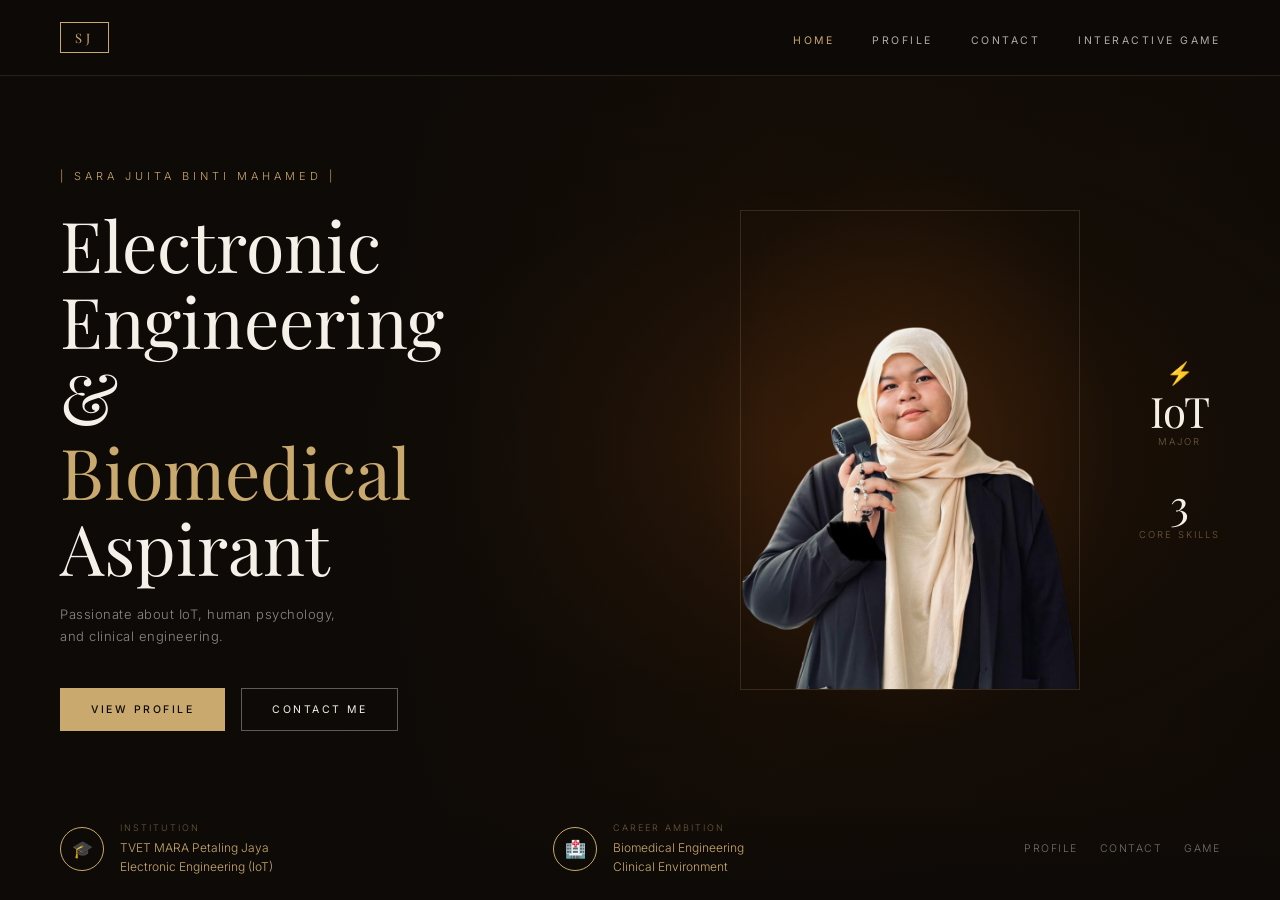
<file: index.html>
<!DOCTYPE html>
<html lang="en">
<head>
  <meta charset="UTF-8"/>
  <meta name="viewport" content="width=device-width, initial-scale=1.0"/>
  <title>Sara Juita | Portfolio</title>
  <link href="https://fonts.googleapis.com/css2?family=Playfair+Display:ital,wght@0,400;0,700;1,400&family=Inter:wght@300;400;500&display=swap" rel="stylesheet"/>
  <link rel="stylesheet" href="style.css"/>
</head>
<body>

  <nav>
    <div class="nav-logo">SJ</div>
    <ul class="nav-links">
      <li><a href="index.html" class="active">Home</a></li>
      <li><a href="profile.html">Profile</a></li>
      <li><a href="contact.html">Contact</a></li>
      <li><a href="game.html">Interactive Game</a></li>
    </ul>
  </nav>

  <!-- HERO -->
  <section class="hero">
    <div class="hero-bg"></div>

    <!-- Centre glow / avatar -->
    <div class="hero-glow">
  <div class="avatar-placeholder">
    <img src="saara.png" alt="Sara Juita"/>
  </div>
</div>
    <!-- Left content -->
    <div class="hero-content">
      <p class="hero-eyebrow">Sara Juita Binti Mahamed</p>
      <h1 class="hero-title">
        Electronic<br>Engineering &amp;<br><em>Biomedical</em><br>Aspirant
      </h1>
      <p class="hero-sub">Passionate about IoT, human psychology,<br>and clinical engineering.</p>
      <div class="hero-btns">
        <a href="profile.html" class="btn-primary">View Profile</a>
        <a href="contact.html" class="btn-outline">Contact Me</a>
      </div>
    </div>

    <!-- Right stats -->
    <div class="hero-stats">
      <div>
        <div class="stat-icon">⚡</div>
        <div class="stat-num">IoT</div>
        <div class="stat-label">Major</div>
      </div>
      <div>
        <div class="stat-num">3</div>
        <div class="stat-label">Core Skills</div>
      </div>
    </div>

    <!-- Bottom bar -->
    <div class="hero-bottom">
      <div class="info-block">
        <div class="info-icon">🎓</div>
        <div class="info-text">
          <p>Institution</p>
          <span>TVET MARA Petaling Jaya</span>
          <span>Electronic Engineering (IoT)</span>
        </div>
      </div>
      <div class="info-block">
        <div class="info-icon">🏥</div>
        <div class="info-text">
          <p>Career Ambition</p>
          <span>Biomedical Engineering</span>
          <span>Clinical Environment</span>
        </div>
      </div>
      <div class="hero-nav-links">
        <a href="profile.html">Profile</a>
        <a href="contact.html">Contact</a>
        <a href="game.html">Game</a>
      </div>
    </div>
  </section>

</body>
</html>
</file>
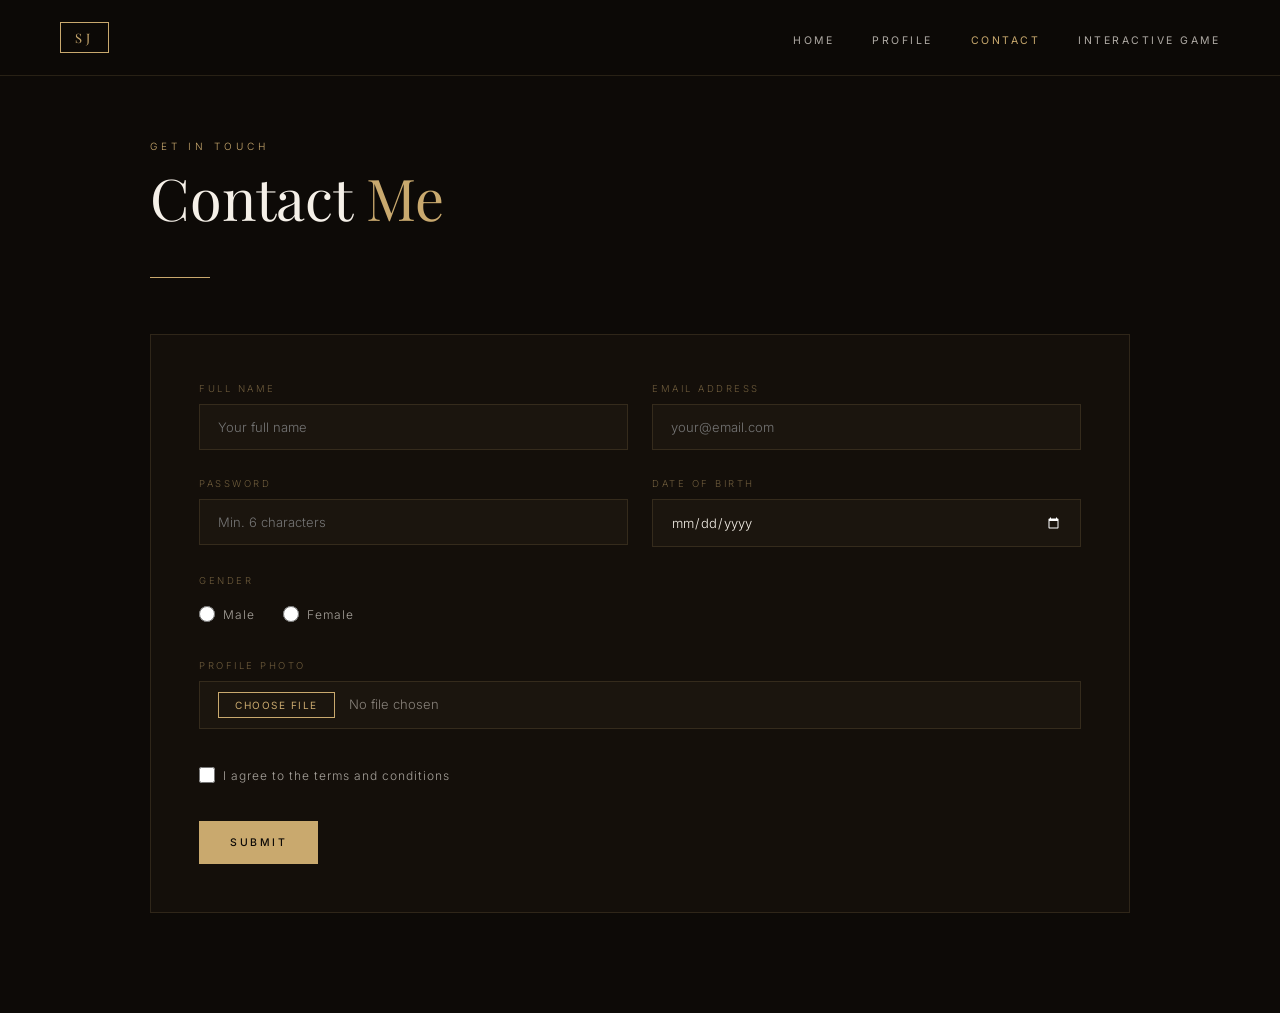
<file: contact.html>
<!DOCTYPE html>
<html lang="en">
<head>
  <meta charset="UTF-8"/>
  <meta name="viewport" content="width=device-width, initial-scale=1.0"/>
  <title>Contact | Sara Juita</title>
  <link href="https://fonts.googleapis.com/css2?family=Playfair+Display:ital,wght@0,400;0,700;1,400&family=Inter:wght@300;400;500&display=swap" rel="stylesheet"/>
  <link rel="stylesheet" href="style.css"/>
  <style>
    .field-error {
      font-size: 10px;
      color: #e07070;
      letter-spacing: 1px;
      margin-top: 6px;
      display: none;
    }
    .form-group input.invalid,
    .form-group input.invalid-file {
      border-color: #e07070 !important;
    }
    .form-group.error-group .field-error { display: block; }
    .gender-error {
      font-size: 10px;
      color: #e07070;
      letter-spacing: 1px;
      margin-top: 4px;
      display: none;
    }
    .password-strength {
      margin-top: 8px;
      display: none;
    }
    .strength-bar {
      height: 3px;
      border-radius: 2px;
      transition: width 0.3s, background 0.3s;
      width: 0%;
    }
    .strength-label {
      font-size: 9px;
      letter-spacing: 1.5px;
      text-transform: uppercase;
      margin-top: 5px;
    }
  </style>
</head>
<body>

  <nav>
    <div class="nav-logo">SJ</div>
    <ul class="nav-links">
      <li><a href="index.html">Home</a></li>
      <li><a href="profile.html">Profile</a></li>
      <li><a href="contact.html" class="active">Contact</a></li>
      <li><a href="game.html">Interactive Game</a></li>
    </ul>
  </nav>

  <main class="page">
    <p class="eyebrow">Get In Touch</p>
    <h1 class="page-title">Contact <em>Me</em></h1>
    <div class="gold-divider"></div>

    <div class="contact-form">

      <div class="form-row">
        <!-- Full Name -->
        <div class="form-group" id="grp-fullname">
          <label for="fullname">Full Name</label>
          <input type="text" id="fullname" placeholder="Your full name" oninput="clearError('grp-fullname','fullname')"/>
          <div class="field-error" id="err-fullname">Full name is required.</div>
        </div>

        <!-- Email -->
        <div class="form-group" id="grp-email">
          <label for="email">Email Address</label>
          <input type="email" id="email" placeholder="your@email.com" oninput="clearError('grp-email','email')"/>
          <div class="field-error" id="err-email">Please enter a valid email address.</div>
        </div>
      </div>

      <div class="form-row">
        <!-- Password -->
        <div class="form-group" id="grp-password">
          <label for="password">Password</label>
          <input type="password" id="password" placeholder="Min. 6 characters" oninput="checkStrength(); clearError('grp-password','password')"/>
          <div class="field-error" id="err-password">Password must be at least 6 characters.</div>
          <div class="password-strength" id="strengthBox">
            <div class="strength-bar" id="strengthBar"></div>
            <div class="strength-label" id="strengthLabel"></div>
          </div>
        </div>

        <!-- Date of Birth -->
        <div class="form-group" id="grp-dob">
          <label for="dob">Date of Birth</label>
          <input type="date" id="dob" onchange="clearError('grp-dob','dob')"/>
          <div class="field-error" id="err-dob">Date of birth is required.</div>
        </div>
      </div>

      <!-- Gender -->
      <div class="form-group" id="grp-gender">
        <label>Gender</label>
        <div class="radio-group">
          <label><input type="radio" name="gender" value="male" onchange="clearGenderError()"/> Male</label>
          <label><input type="radio" name="gender" value="female" onchange="clearGenderError()"/> Female</label>
        </div>
        <div class="gender-error" id="err-gender">Please select your gender.</div>
      </div>

      <!-- Profile Photo -->
      <div class="form-group" id="grp-photo">
        <label for="photo">Profile Photo</label>
        <input type="file" id="photo" accept="image/*" onchange="clearError('grp-photo','photo')"/>
        <div class="field-error" id="err-photo">Please upload a profile photo.</div>
      </div>

      <!-- Terms -->
      <div class="form-group" id="grp-terms">
        <div class="checkbox-group">
          <label>
            <input type="checkbox" id="terms" onchange="clearTermsError()"/>
            I agree to the terms and conditions
          </label>
        </div>
        <div class="field-error" id="err-terms" style="margin-top:8px;">You must agree to the terms and conditions.</div>
      </div>

      <!-- Submit -->
      <button type="button" class="btn-primary" onclick="handleSubmit()">Submit</button>

      <!-- Success message -->
      <div class="success-msg" id="successMsg">
        ✦ &nbsp; Your information has been submitted successfully. Thank you, <span id="submittedName"></span>!
      </div>

    </div>
  </main>

  <script>
    /* ── Helpers ── */
    function showError(grpId, inputId, errId) {
      document.getElementById(grpId).classList.add('error-group');
      const input = document.getElementById(inputId);
      if (input) input.classList.add('invalid');
      document.getElementById(errId).style.display = 'block';
    }

    function clearError(grpId, inputId) {
      document.getElementById(grpId).classList.remove('error-group');
      const input = document.getElementById(inputId);
      if (input) input.classList.remove('invalid');
      const err = document.getElementById('err-' + inputId);
      if (err) err.style.display = 'none';
    }

    function clearGenderError() {
      document.getElementById('err-gender').style.display = 'none';
    }

    function clearTermsError() {
      document.getElementById('err-terms').style.display = 'none';
    }

    /* ── Password strength ── */
    function checkStrength() {
      const val = document.getElementById('password').value;
      const box  = document.getElementById('strengthBox');
      const bar  = document.getElementById('strengthBar');
      const lbl  = document.getElementById('strengthLabel');

      if (!val) { box.style.display = 'none'; return; }
      box.style.display = 'block';

      let score = 0;
      if (val.length >= 6)  score++;
      if (val.length >= 10) score++;
      if (/[A-Z]/.test(val)) score++;
      if (/[0-9]/.test(val)) score++;
      if (/[^A-Za-z0-9]/.test(val)) score++;

      const levels = [
        { label: 'Very Weak', color: '#e07070', width: '20%' },
        { label: 'Weak',      color: '#e09070', width: '40%' },
        { label: 'Fair',      color: '#e0c070', width: '60%' },
        { label: 'Strong',    color: '#90c070', width: '80%' },
        { label: 'Very Strong', color: var_gold(), width: '100%' },
      ];

      const lvl = levels[Math.min(score - 1, 4)] || levels[0];
      bar.style.width      = lvl.width;
      bar.style.background = lvl.color;
      lbl.style.color      = lvl.color;
      lbl.textContent      = lvl.label;
    }

    function var_gold() { return '#c9a96e'; }

    /* ── Main validation ── */
    function handleSubmit() {
      let valid = true;

      // Full name
      const name = document.getElementById('fullname').value.trim();
      if (!name) {
        showError('grp-fullname', 'fullname', 'err-fullname');
        valid = false;
      }

      // Email
      const email = document.getElementById('email').value.trim();
      const emailPattern = /^[^\s@]+@[^\s@]+\.[^\s@]+$/;
      if (!email || !emailPattern.test(email)) {
        showError('grp-email', 'email', 'err-email');
        valid = false;
      }

      // Password
      const password = document.getElementById('password').value;
      if (password.length < 6) {
        showError('grp-password', 'password', 'err-password');
        valid = false;
      }

      // Date of birth
      const dob = document.getElementById('dob').value;
      if (!dob) {
        showError('grp-dob', 'dob', 'err-dob');
        valid = false;
      }

      // Gender
      const gender = document.querySelector('input[name="gender"]:checked');
      if (!gender) {
        document.getElementById('err-gender').style.display = 'block';
        valid = false;
      }

      // Profile photo
      const photo = document.getElementById('photo');
      if (!photo.files || photo.files.length === 0) {
        showError('grp-photo', 'photo', 'err-photo');
        valid = false;
      }

      // Terms
      const terms = document.getElementById('terms').checked;
      if (!terms) {
        document.getElementById('err-terms').style.display = 'block';
        valid = false;
      }

      if (!valid) return;

      // Success
      document.getElementById('submittedName').textContent = name;
      const msg = document.getElementById('successMsg');
      msg.style.display = 'block';
      msg.scrollIntoView({ behavior: 'smooth', block: 'center' });

      // Reset form
      document.getElementById('fullname').value  = '';
      document.getElementById('email').value     = '';
      document.getElementById('password').value  = '';
      document.getElementById('dob').value       = '';
      document.getElementById('terms').checked   = false;
      document.getElementById('photo').value     = '';
      document.querySelectorAll('input[name="gender"]').forEach(r => r.checked = false);
      document.getElementById('strengthBox').style.display = 'none';
    }
  </script>

</body>
</html>
</file>
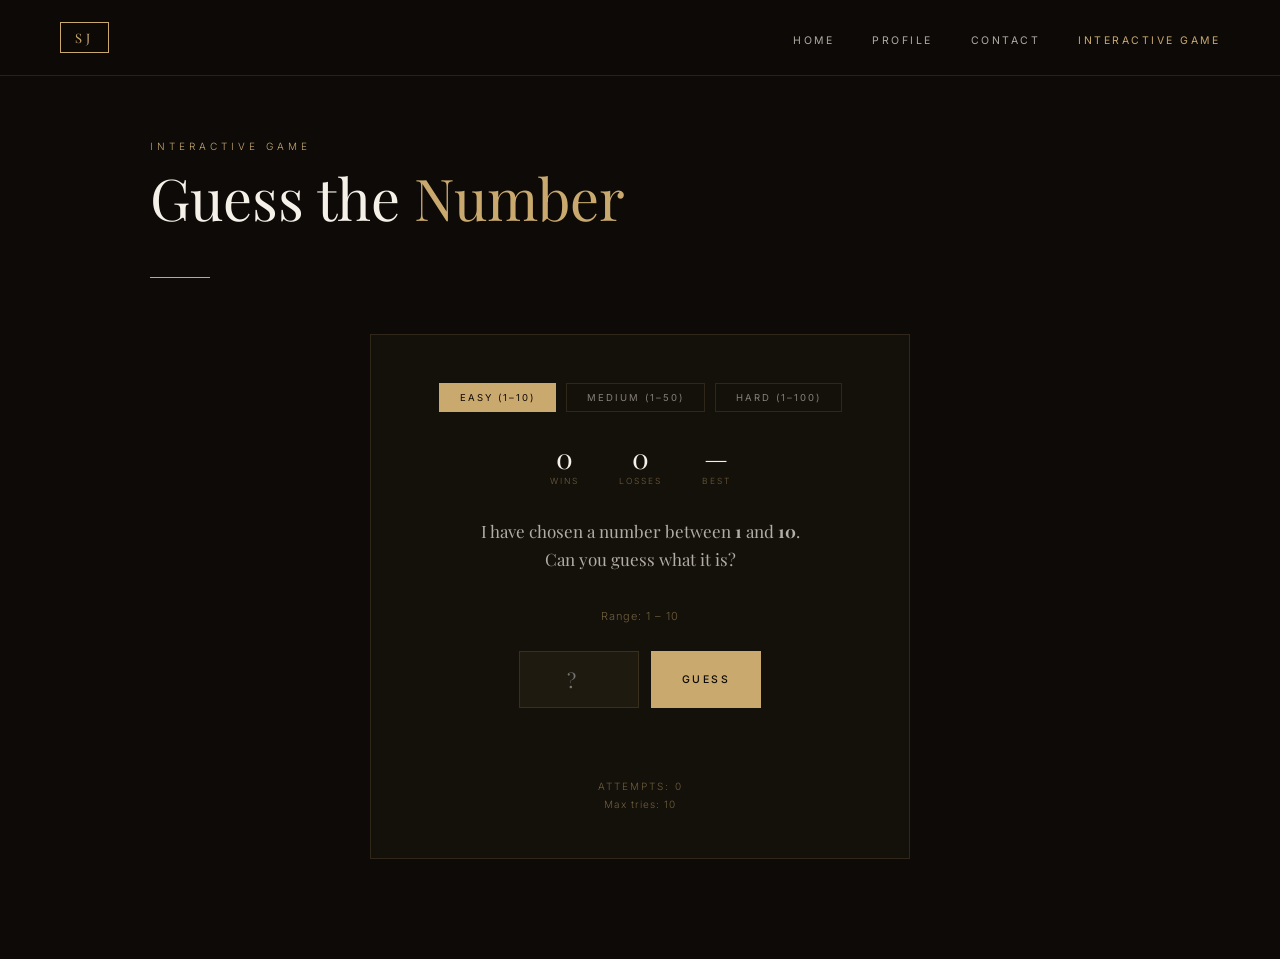
<file: game.html>
<!DOCTYPE html>
<html lang="en">
<head>
  <meta charset="UTF-8"/>
  <meta name="viewport" content="width=device-width, initial-scale=1.0"/>
  <title>Game | Sara Juita</title>
  <link href="https://fonts.googleapis.com/css2?family=Playfair+Display:ital,wght@0,400;0,700;1,400&family=Inter:wght@300;400;500&display=swap" rel="stylesheet"/>
  <link rel="stylesheet" href="style.css"/>
  <style>
    .difficulty-row {
      display: flex;
      gap: 10px;
      justify-content: center;
      margin-bottom: 32px;
      flex-wrap: wrap;
    }

    .diff-btn {
      background: transparent;
      border: 1px solid var(--border);
      color: rgba(245,240,232,0.5);
      padding: 8px 20px;
      font-size: 9.5px;
      letter-spacing: 2px;
      text-transform: uppercase;
      cursor: pointer;
      font-family: 'Inter', sans-serif;
      transition: all 0.3s;
    }

    .diff-btn:hover { border-color: var(--gold); color: var(--gold); }
    .diff-btn.active { border-color: var(--gold); color: var(--dark); background: var(--gold); }

    .score-row {
      display: flex;
      justify-content: center;
      gap: 40px;
      margin-bottom: 32px;
    }

    .score-item {
      text-align: center;
    }

    .score-num {
      font-family: 'Playfair Display', serif;
      font-size: 28px;
      color: var(--white);
      line-height: 1;
    }

    .score-lbl {
      font-size: 8.5px;
      letter-spacing: 2px;
      color: var(--muted);
      text-transform: uppercase;
      margin-top: 4px;
    }

    .range-hint {
      font-size: 11px;
      color: var(--muted);
      letter-spacing: 1px;
      margin-bottom: 28px;
    }

    @keyframes shake {
      0%,100% { transform: translateX(0); }
      20%      { transform: translateX(-6px); }
      40%      { transform: translateX(6px); }
      60%      { transform: translateX(-4px); }
      80%      { transform: translateX(4px); }
    }

    @keyframes pulse-gold {
      0%,100% { box-shadow: 0 0 0 0 rgba(201,169,110,0); }
      50%      { box-shadow: 0 0 0 8px rgba(201,169,110,0.2); }
    }

    .shake   { animation: shake 0.4s ease; }
    .win-pulse { animation: pulse-gold 0.6s ease 2; }

    .max-tries {
      font-size: 10px;
      color: var(--muted);
      letter-spacing: 1px;
      margin-top: 6px;
    }
  </style>
</head>
<body>

  <nav>
    <div class="nav-logo">SJ</div>
    <ul class="nav-links">
      <li><a href="index.html">Home</a></li>
      <li><a href="profile.html">Profile</a></li>
      <li><a href="contact.html">Contact</a></li>
      <li><a href="game.html" class="active">Interactive Game</a></li>
    </ul>
  </nav>

  <main class="page">
    <p class="eyebrow">Interactive Game</p>
    <h1 class="page-title">Guess the <em>Number</em></h1>
    <div class="gold-divider"></div>

    <div class="game-wrapper">
      <div class="game-box" id="gameBox">

        <!-- Difficulty -->
        <div class="difficulty-row">
          <button class="diff-btn active" onclick="setDifficulty('easy',10,10)">Easy (1–10)</button>
          <button class="diff-btn" onclick="setDifficulty('medium',50,7)">Medium (1–50)</button>
          <button class="diff-btn" onclick="setDifficulty('hard',100,5)">Hard (1–100)</button>
        </div>

        <!-- Scoreboard -->
        <div class="score-row">
          <div class="score-item">
            <div class="score-num" id="scoreWins">0</div>
            <div class="score-lbl">Wins</div>
          </div>
          <div class="score-item">
            <div class="score-num" id="scoreLosses">0</div>
            <div class="score-lbl">Losses</div>
          </div>
          <div class="score-item">
            <div class="score-num" id="scoreBest">—</div>
            <div class="score-lbl">Best</div>
          </div>
        </div>

        <!-- Prompt -->
        <p class="game-prompt" id="gamePrompt">
          I have chosen a number between <strong>1</strong> and <strong id="rangeMax">10</strong>.<br/>
          Can you guess what it is?
        </p>

        <p class="range-hint" id="rangeHint">Range: 1 – <span id="hintMax">10</span></p>

        <!-- Input -->
        <div class="game-input-row">
          <input
            type="number"
            id="guessInput"
            min="1"
            max="10"
            placeholder="?"
            onkeydown="if(event.key==='Enter') makeGuess()"
          />
          <button class="btn-primary" onclick="makeGuess()">Guess</button>
        </div>

        <div class="game-feedback" id="feedback"></div>
        <div class="game-attempts" id="attemptsEl">Attempts: 0</div>
        <div class="max-tries" id="maxTriesEl">Max tries: 10</div>

        <!-- History -->
        <div class="game-history" id="historySection" style="display:none;">
          <p>Your guesses</p>
          <div class="guess-list" id="guessList"></div>
        </div>

        <!-- Restart -->
        <div style="margin-top:28px; display:none;" id="restartSection">
          <button class="btn-outline" onclick="restartGame()">Play Again</button>
        </div>

      </div>
    </div>
  </main>

  <script>
    let secretNumber, attempts, guesses, gameOver;
    let maxRange  = 10;
    let maxTries  = 10;
    let wins = 0, losses = 0, best = Infinity;

    function init() {
      secretNumber = Math.floor(Math.random() * maxRange) + 1;
      attempts  = 0;
      guesses   = [];
      gameOver  = false;

      const input = document.getElementById('guessInput');
      input.disabled = false;
      input.value    = '';
      input.max      = maxRange;

      document.getElementById('feedback').textContent   = '';
      document.getElementById('feedback').className     = 'game-feedback';
      document.getElementById('attemptsEl').textContent = 'Attempts: 0';
      document.getElementById('maxTriesEl').textContent = 'Max tries: ' + maxTries;
      document.getElementById('guessList').innerHTML    = '';
      document.getElementById('historySection').style.display = 'none';
      document.getElementById('restartSection').style.display = 'none';
      document.getElementById('gamePrompt').innerHTML   =
        'I have chosen a number between <strong>1</strong> and <strong>' + maxRange + '</strong>.<br/>Can you guess what it is?';
    }

    function setDifficulty(level, range, tries) {
      document.querySelectorAll('.diff-btn').forEach(b => b.classList.remove('active'));
      event.target.classList.add('active');
      maxRange = range;
      maxTries = tries;
      document.getElementById('rangeMax').textContent  = range;
      document.getElementById('hintMax').textContent   = range;
      init();
    }

    function makeGuess() {
      if (gameOver) return;

      const input    = document.getElementById('guessInput');
      const feedback = document.getElementById('feedback');
      const attEl    = document.getElementById('attemptsEl');
      const history  = document.getElementById('historySection');
      const list     = document.getElementById('guessList');
      const restart  = document.getElementById('restartSection');
      const box      = document.getElementById('gameBox');

      const guess = parseInt(input.value);

      if (isNaN(guess) || guess < 1 || guess > maxRange) {
        feedback.textContent = 'Enter a number between 1 and ' + maxRange + '.';
        feedback.className   = 'game-feedback too-high';
        input.classList.add('shake');
        setTimeout(() => input.classList.remove('shake'), 400);
        return;
      }

      attempts++;
      guesses.push(guess);

      history.style.display = 'block';
      list.innerHTML = guesses.map(g =>
        `<span class="guess-chip">${g}</span>`
      ).join('');

      attEl.textContent = 'Attempts: ' + attempts;
      input.value = '';

      if (guess === secretNumber) {
        // WIN
        wins++;
        if (attempts < best) best = attempts;
        updateScore();

        feedback.textContent = '✦  Correct! The number was ' + secretNumber + '. You got it in ' + attempts + (attempts === 1 ? ' try' : ' tries') + '!';
        feedback.className   = 'game-feedback correct';
        document.getElementById('gamePrompt').textContent = 'Well done! 🎉';
        box.classList.add('win-pulse');
        setTimeout(() => box.classList.remove('win-pulse'), 1200);
        restart.style.display = 'block';
        input.disabled = true;
        gameOver = true;

      } else if (attempts >= maxTries) {
        // LOSE
        losses++;
        updateScore();

        feedback.textContent = '✦  Out of tries! The number was ' + secretNumber + '.';
        feedback.className   = 'game-feedback too-high';
        document.getElementById('gamePrompt').textContent = 'Better luck next time!';
        restart.style.display = 'block';
        input.disabled = true;
        gameOver = true;

      } else {
        // HINT
        const remaining = maxTries - attempts;
        if (guess > secretNumber) {
          feedback.textContent = 'Too high — try lower. (' + remaining + ' tries left)';
          feedback.className   = 'game-feedback too-high';
        } else {
          feedback.textContent = 'Too low — try higher. (' + remaining + ' tries left)';
          feedback.className   = 'game-feedback too-low';
        }
      }
    }

    function updateScore() {
      document.getElementById('scoreWins').textContent   = wins;
      document.getElementById('scoreLosses').textContent = losses;
      document.getElementById('scoreBest').textContent   = best === Infinity ? '—' : best;
    }

    function restartGame() { init(); }

    // Start on load
    init();
  </script>

</body>
</html>
</file>
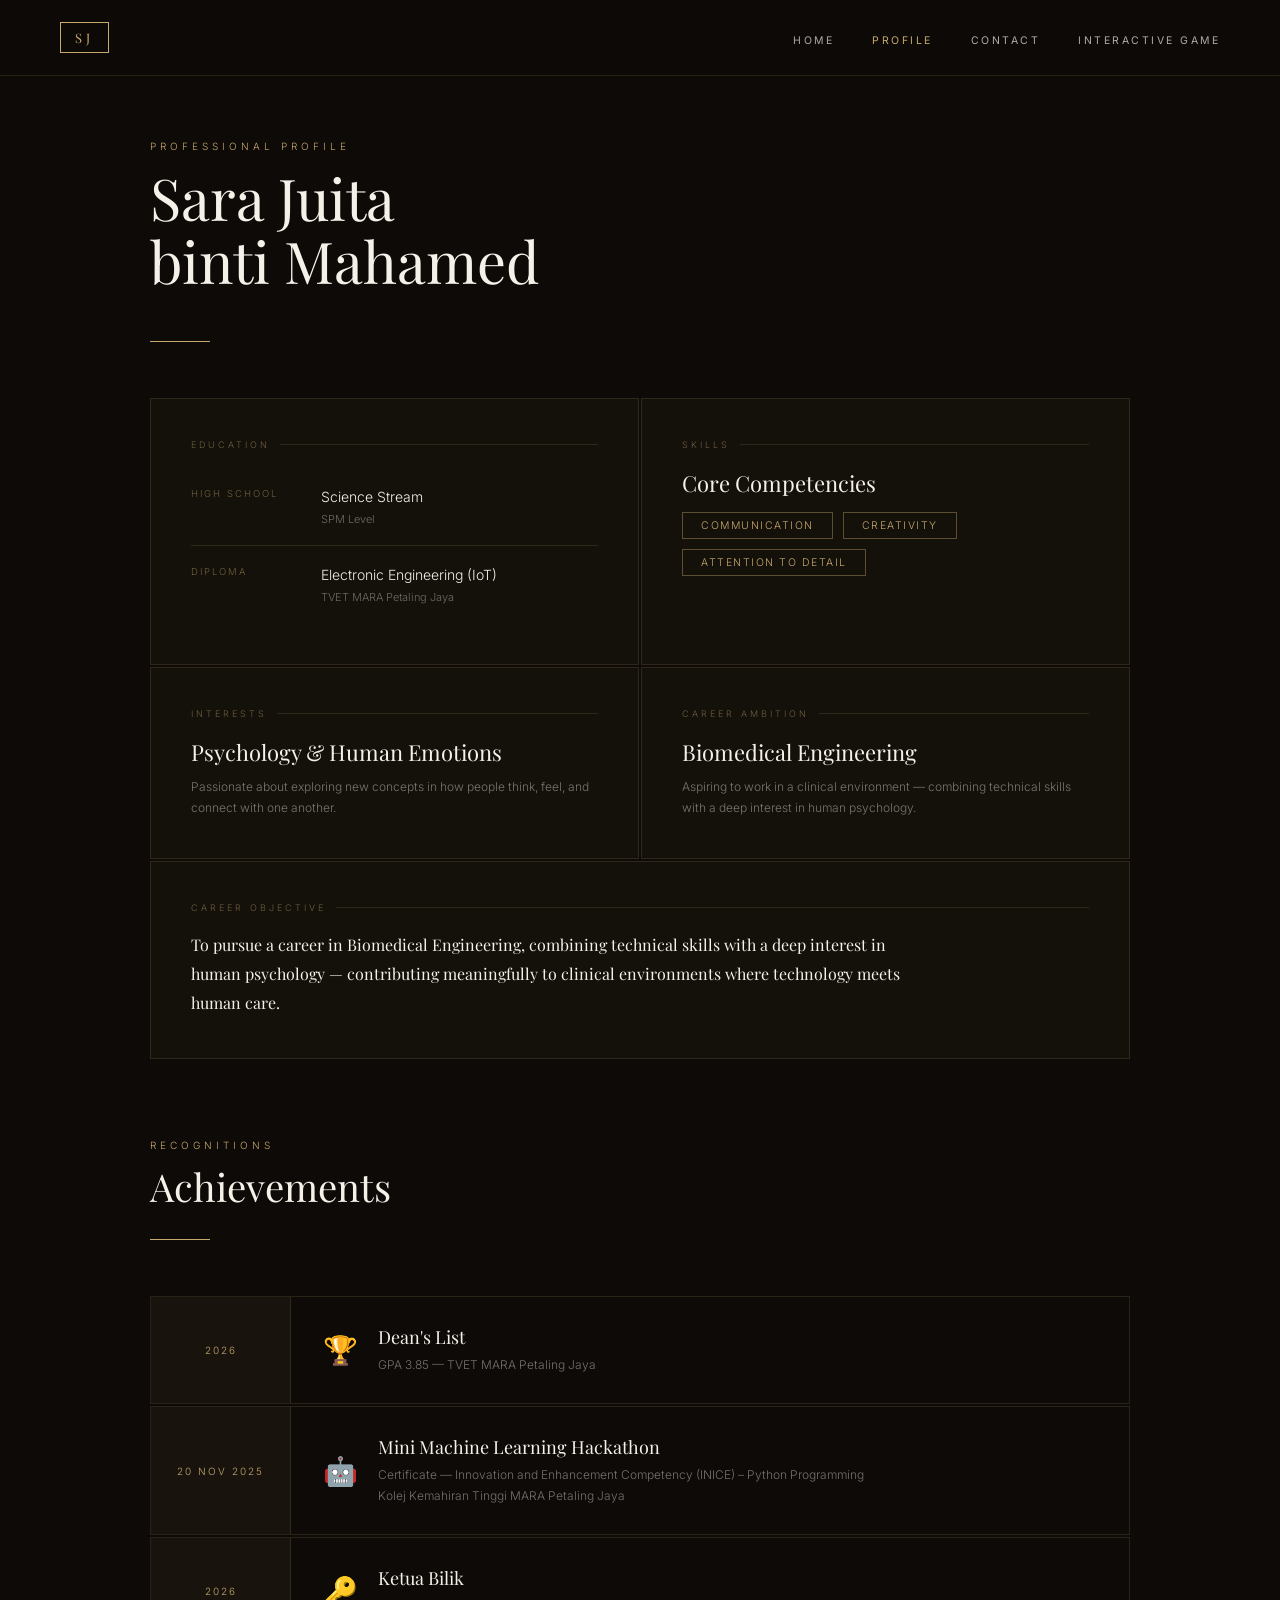
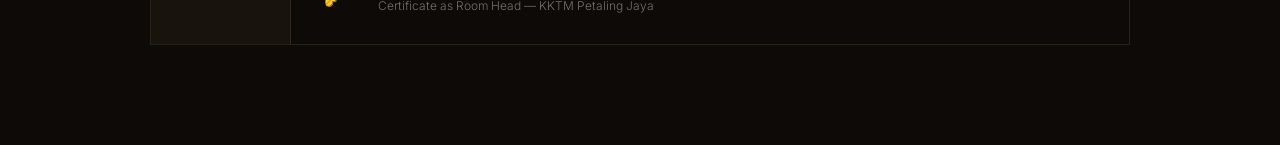
<file: profile.html>
<!DOCTYPE html>
<html lang="en">
<head>
  <meta charset="UTF-8"/>
  <meta name="viewport" content="width=device-width, initial-scale=1.0"/>
  <title>Profile | Sara Juita</title>
  <link href="https://fonts.googleapis.com/css2?family=Playfair+Display:ital,wght@0,400;0,700;1,400&family=Inter:wght@300;400;500&display=swap" rel="stylesheet"/>
  <link rel="stylesheet" href="style.css"/>
</head>
<body>

  <nav>
    <div class="nav-logo">SJ</div>
    <ul class="nav-links">
      <li><a href="index.html">Home</a></li>
      <li><a href="profile.html" class="active">Profile</a></li>
      <li><a href="contact.html">Contact</a></li>
      <li><a href="game.html">Interactive Game</a></li>
    </ul>
  </nav>

  <main class="page">
    <p class="eyebrow">Professional Profile</p>
    <h1 class="page-title">Sara Juita<br>binti Mahamed</h1>
    <div class="gold-divider"></div>

    <div class="profile-grid">

      <!-- Education -->
      <div class="card">
        <div class="card-label">Education</div>
        <div class="edu-row">
          <div class="edu-level">High School</div>
          <div class="edu-detail">
            Science Stream
            <span>SPM Level</span>
          </div>
        </div>
        <div class="edu-row">
          <div class="edu-level">Diploma</div>
          <div class="edu-detail">
            Electronic Engineering (IoT)
            <span>TVET MARA Petaling Jaya</span>
          </div>
        </div>
      </div>

      <!-- Skills -->
      <div class="card">
        <div class="card-label">Skills</div>
        <div class="card-value">Core Competencies</div>
        <div class="skills-list">
          <span class="skill-tag">Communication</span>
          <span class="skill-tag">Creativity</span>
          <span class="skill-tag">Attention to Detail</span>
        </div>
      </div>

      <!-- Interests -->
      <div class="card">
        <div class="card-label">Interests</div>
        <div class="card-value">Psychology &amp; Human Emotions</div>
        <div class="card-sub">
          Passionate about exploring new concepts in how people think, feel, and connect with one another.
        </div>
      </div>

      <!-- Career Ambition -->
      <div class="card">
        <div class="card-label">Career Ambition</div>
        <div class="card-value">Biomedical Engineering</div>
        <div class="card-sub">
          Aspiring to work in a clinical environment — combining technical skills with a deep interest in human psychology.
        </div>
      </div>

      <!-- Career Objective -->
      <div class="card full">
        <div class="card-label">Career Objective</div>
        <div class="card-value" style="font-size: 16px; line-height: 1.8; max-width: 720px;">
          To pursue a career in Biomedical Engineering, combining technical skills with a deep interest in human psychology — contributing meaningfully to clinical environments where technology meets human care.
        </div>
      </div>

    </div>

    <!-- ACHIEVEMENTS -->
    <p class="eyebrow" style="margin-top: 80px;">Recognitions</p>
    <h2 class="page-title" style="font-size: clamp(28px, 3vw, 44px); margin-bottom: 32px;">Achievements</h2>
    <div class="gold-divider"></div>

    <div class="achievement-list">

      <div class="achievement-item">
        <div class="achievement-year">2026</div>
        <div class="achievement-body">
          <div class="achievement-icon">🏆</div>
          <div class="achievement-info">
            <div class="achievement-title">Dean's List</div>
            <div class="achievement-sub">GPA 3.85 — TVET MARA Petaling Jaya</div>
          </div>
        </div>
      </div>

      <div class="achievement-item">
        <div class="achievement-year">20 Nov 2025</div>
        <div class="achievement-body">
          <div class="achievement-icon">🤖</div>
          <div class="achievement-info">
            <div class="achievement-title">Mini Machine Learning Hackathon</div>
            <div class="achievement-sub">Certificate — Innovation and Enhancement Competency (INICE) – Python Programming<br/>Kolej Kemahiran Tinggi MARA Petaling Jaya</div>
          </div>
        </div>
      </div>

      <div class="achievement-item">
        <div class="achievement-year">2026</div>
        <div class="achievement-body">
          <div class="achievement-icon">🔑</div>
          <div class="achievement-info">
            <div class="achievement-title">Ketua Bilik</div>
            <div class="achievement-sub">Certificate as Room Head — KKTM Petaling Jaya</div>
          </div>
        </div>
      </div>

    </div>

  </main>

</body>
</html>
</file>
<file: style.css>
/* ============================================================
   SARA JUITA PORTFOLIO — style.css
   Dark gold cinematic theme
   ============================================================ */

*, *::before, *::after {
  margin: 0;
  padding: 0;
  box-sizing: border-box;
}

:root {
  --gold:        #c9a96e;
  --gold-light:  #e2c99a;
  --dark:        #0d0a07;
  --dark-2:      #1a1209;
  --dark-3:      #110d06;
  --warm-brown:  #3d2b1a;
  --white:       #f5f0e8;
  --muted:       rgba(201, 169, 110, 0.50);
  --border:      rgba(201, 169, 110, 0.15);
  --border-hover:rgba(201, 169, 110, 0.40);
}

html { scroll-behavior: smooth; }

body {
  background-color: var(--dark);
  color: var(--white);
  font-family: 'Inter', sans-serif;
  font-weight: 300;
  min-height: 100vh;
  overflow-x: hidden;
}

a { text-decoration: none; }

/* ============================================================
   NAVIGATION
   ============================================================ */

nav {
  position: fixed;
  top: 0; left: 0; right: 0;
  z-index: 200;
  display: flex;
  align-items: center;
  justify-content: space-between;
  padding: 22px 60px;
  background: rgba(13, 10, 7, 0.96);
  border-bottom: 1px solid var(--border);
  backdrop-filter: blur(6px);
}

.nav-logo {
  font-family: 'Playfair Display', serif;
  font-size: 13px;
  letter-spacing: 4px;
  color: var(--gold);
  text-transform: uppercase;
  border: 1px solid var(--gold);
  padding: 6px 14px;
}

.nav-links {
  display: flex;
  gap: 38px;
  list-style: none;
}

.nav-links a {
  color: rgba(245, 240, 232, 0.7);
  font-size: 10.5px;
  letter-spacing: 2.5px;
  text-transform: uppercase;
  font-weight: 400;
  transition: color 0.3s;
}

.nav-links a:hover,
.nav-links a.active {
  color: var(--gold);
}

/* ============================================================
   PAGE WRAPPER
   ============================================================ */

.page {
  padding: 140px 60px 100px;
  max-width: 1100px;
  margin: 0 auto;
}

/* ============================================================
   TYPOGRAPHY HELPERS
   ============================================================ */

.eyebrow {
  font-size: 10px;
  letter-spacing: 4px;
  color: var(--gold);
  text-transform: uppercase;
  margin-bottom: 14px;
}

.page-title {
  font-family: 'Playfair Display', serif;
  font-size: clamp(36px, 4.5vw, 60px);
  font-weight: 400;
  line-height: 1.1;
  margin-bottom: 48px;
  color: var(--white);
}

.page-title em {
  font-style: normal;
  color: var(--gold);
}

.gold-divider {
  width: 60px;
  height: 1px;
  background: var(--gold);
  margin-bottom: 56px;
}

/* ============================================================
   BUTTONS
   ============================================================ */

.btn-primary {
  display: inline-block;
  background: var(--gold);
  color: var(--dark);
  padding: 14px 30px;
  font-size: 10.5px;
  letter-spacing: 2.5px;
  text-transform: uppercase;
  font-weight: 500;
  border: 1px solid var(--gold);
  transition: background 0.3s, color 0.3s;
  cursor: pointer;
  font-family: 'Inter', sans-serif;
}

.btn-primary:hover {
  background: transparent;
  color: var(--gold);
}

.btn-outline {
  display: inline-block;
  background: transparent;
  color: var(--white);
  padding: 14px 30px;
  font-size: 10.5px;
  letter-spacing: 2.5px;
  text-transform: uppercase;
  font-weight: 400;
  border: 1px solid rgba(245, 240, 232, 0.35);
  transition: border-color 0.3s, color 0.3s;
  cursor: pointer;
  font-family: 'Inter', sans-serif;
}

.btn-outline:hover {
  border-color: var(--gold);
  color: var(--gold);
}

/* ============================================================
   CARDS
   ============================================================ */

.card {
  background: rgba(201, 169, 110, 0.04);
  border: 1px solid var(--border);
  padding: 40px;
  transition: border-color 0.3s;
}

.card:hover {
  border-color: var(--border-hover);
}

.card-label {
  font-size: 9px;
  letter-spacing: 3px;
  color: var(--muted);
  text-transform: uppercase;
  margin-bottom: 18px;
  display: flex;
  align-items: center;
  gap: 10px;
}

.card-label::after {
  content: '';
  flex: 1;
  height: 1px;
  background: var(--border);
}

.card-value {
  font-family: 'Playfair Display', serif;
  font-size: 22px;
  color: var(--white);
  font-weight: 400;
  line-height: 1.4;
}

.card-sub {
  font-size: 12px;
  color: rgba(245, 240, 232, 0.45);
  margin-top: 10px;
  font-weight: 300;
  line-height: 1.7;
}

/* ============================================================
   SKILL TAGS
   ============================================================ */

.skills-list {
  display: flex;
  flex-wrap: wrap;
  gap: 10px;
  margin-top: 14px;
}

.skill-tag {
  border: 1px solid rgba(201, 169, 110, 0.4);
  color: var(--gold);
  padding: 6px 18px;
  font-size: 10.5px;
  letter-spacing: 1.5px;
  text-transform: uppercase;
}

/* ============================================================
   FORM ELEMENTS
   ============================================================ */

.form-group {
  margin-bottom: 28px;
}

.form-group label {
  display: block;
  font-size: 9.5px;
  letter-spacing: 2.5px;
  color: var(--muted);
  text-transform: uppercase;
  margin-bottom: 10px;
}

.form-group input,
.form-group select,
.form-group textarea {
  width: 100%;
  background: rgba(201, 169, 110, 0.04);
  border: 1px solid var(--border);
  color: var(--white);
  padding: 14px 18px;
  font-size: 13px;
  font-family: 'Inter', sans-serif;
  font-weight: 300;
  outline: none;
  transition: border-color 0.3s;
  appearance: none;
}

.form-group input:focus,
.form-group select:focus,
.form-group textarea:focus {
  border-color: var(--gold);
}

.form-group input[type="date"] {
  color-scheme: dark;
}

.form-group input[type="radio"],
.form-group input[type="checkbox"] {
  width: 16px !important;
  height: 16px !important;
  accent-color: var(--gold);
  margin-right: 8px;
  cursor: pointer;
  background: transparent !important;
  border: none !important;
  padding: 0 !important;
  flex-shrink: 0;
  appearance: auto !important;
  -webkit-appearance: auto !important;
}

.radio-group,
.checkbox-group {
  display: flex;
  align-items: center;
  gap: 28px;
  padding: 10px 0;
}

.radio-group label,
.checkbox-group label {
  display: flex;
  align-items: center;
  font-size: 12px;
  letter-spacing: 1px;
  color: rgba(245, 240, 232, 0.65);
  text-transform: none;
  margin-bottom: 0;
  cursor: pointer;
}

.form-group input[type="file"] {
  padding: 10px 18px;
  color: rgba(245, 240, 232, 0.5);
  cursor: pointer;
}

.form-group input[type="file"]::file-selector-button {
  background: transparent;
  border: 1px solid var(--gold);
  color: var(--gold);
  padding: 6px 16px;
  font-size: 10px;
  letter-spacing: 1.5px;
  text-transform: uppercase;
  cursor: pointer;
  margin-right: 14px;
  font-family: 'Inter', sans-serif;
  transition: background 0.3s, color 0.3s;
}

.form-group input[type="file"]::file-selector-button:hover {
  background: var(--gold);
  color: var(--dark);
}

/* ============================================================
   HERO (index.html only)
   ============================================================ */

.hero {
  position: relative;
  min-height: 100vh;
  display: flex;
  align-items: center;
  overflow: hidden;
}

.hero-bg {
  position: absolute;
  inset: 0;
  background: radial-gradient(ellipse at 62% 50%, #3d1f0a 0%, #1a0f05 40%, var(--dark) 100%);
}

.hero-bg::after {
  content: '';
  position: absolute;
  inset: 0;
  background: linear-gradient(to right,
    rgba(13,10,7,0.90) 30%,
    rgba(13,10,7,0.30) 60%,
    rgba(13,10,7,0.50) 100%);
}

.hero-content {
  position: relative;
  z-index: 2;
  padding: 0 60px;
  max-width: 560px;
}

.hero-eyebrow {
  font-size: 11px;
  letter-spacing: 4px;
  color: var(--gold);
  text-transform: uppercase;
  margin-bottom: 24px;
}

.hero-eyebrow::before,
.hero-eyebrow::after { content: ' | '; }

.hero-title {
  font-family: 'Playfair Display', serif;
  font-size: clamp(40px, 5.5vw, 70px);
  line-height: 1.08;
  font-weight: 400;
  margin-bottom: 18px;
  color: var(--white);
}

.hero-title em {
  font-style: normal;
  color: var(--gold);
}

.hero-sub {
  font-size: 13px;
  color: rgba(245, 240, 232, 0.55);
  letter-spacing: 0.5px;
  margin-bottom: 40px;
  font-weight: 300;
  line-height: 1.7;
}

.hero-btns {
  display: flex;
  gap: 16px;
}

.hero-stats {
  position: absolute;
  right: 60px;
  top: 50%;
  transform: translateY(-50%);
  z-index: 2;
  text-align: center;
  display: flex;
  flex-direction: column;
  gap: 36px;
}

.stat-icon {
  font-size: 22px;
  color: var(--gold);
  margin-bottom: 4px;
}

.stat-num {
  font-family: 'Playfair Display', serif;
  font-size: 42px;
  color: var(--white);
  line-height: 1;
}

.stat-label {
  font-size: 9.5px;
  letter-spacing: 2px;
  color: var(--muted);
  text-transform: uppercase;
  margin-top: 4px;
}

.hero-glow {
  position: absolute;
  right: 160px;
  top: 50%;
  transform: translateY(-50%);
  width: 420px;
  height: 580px;
  background: radial-gradient(ellipse, rgba(90, 45, 10, 0.45) 0%, transparent 70%);
  z-index: 1;
  display: flex;
  align-items: center;
  justify-content: center;
}

.avatar-placeholder {
  width: 340px;
  height: 480px;
  border: 1px solid rgba(201, 169, 110, 0.18);
  overflow: hidden;
  display: flex;
  align-items: center;
  justify-content: center;
  flex-direction: column;
  gap: 10px;
  color: var(--muted);
  font-size: 10.5px;
  letter-spacing: 2px;
  text-transform: uppercase;
}

.avatar-placeholder .avatar-icon { font-size: 52px; }

.avatar-placeholder img {
  width: 100%;
  height: 100%;
  object-fit: cover;
  object-position: center top;
  display: block;
}

.hero-bottom {
  position: absolute;
  bottom: 0; left: 0; right: 0;
  z-index: 2;
  display: flex;
  align-items: center;
  justify-content: space-between;
  padding: 24px 60px;
  background: linear-gradient(to top, rgba(13,10,7,0.92), transparent);
}

.info-block {
  display: flex;
  align-items: center;
  gap: 16px;
}

.info-icon {
  width: 44px;
  height: 44px;
  border: 1px solid var(--gold);
  border-radius: 50%;
  display: flex;
  align-items: center;
  justify-content: center;
  font-size: 17px;
  color: var(--gold);
  flex-shrink: 0;
}

.info-text p {
  font-size: 9px;
  letter-spacing: 2px;
  color: var(--muted);
  text-transform: uppercase;
  margin-bottom: 5px;
}

.info-text span {
  color: var(--gold);
  font-size: 12px;
  display: block;
  line-height: 1.6;
}

.hero-nav-links {
  display: flex;
  gap: 22px;
}

.hero-nav-links a {
  color: rgba(245, 240, 232, 0.45);
  font-size: 10.5px;
  letter-spacing: 1.5px;
  text-transform: uppercase;
  transition: color 0.3s;
}

.hero-nav-links a:hover { color: var(--gold); }

/* ============================================================
   PROFILE PAGE
   ============================================================ */

.profile-grid {
  display: grid;
  grid-template-columns: 1fr 1fr;
  gap: 2px;
}

.profile-grid .card.full {
  grid-column: 1 / -1;
}

.edu-row {
  display: grid;
  grid-template-columns: 110px 1fr;
  gap: 20px;
  padding: 18px 0;
  border-bottom: 1px solid var(--border);
}

.edu-row:last-child { border-bottom: none; }

.edu-level {
  font-size: 9.5px;
  letter-spacing: 2px;
  color: var(--muted);
  text-transform: uppercase;
  padding-top: 2px;
}

.edu-detail {
  font-size: 14px;
  color: var(--white);
  line-height: 1.5;
}

.edu-detail span {
  display: block;
  font-size: 11px;
  color: rgba(245, 240, 232, 0.4);
  margin-top: 4px;
}

/* ============================================================
   CONTACT PAGE
   ============================================================ */

.contact-grid {
  display: grid;
  grid-template-columns: 1fr 1fr;
  gap: 2px;
}

.contact-form {
  grid-column: 1 / -1;
  background: rgba(201, 169, 110, 0.03);
  border: 1px solid var(--border);
  padding: 48px;
}

.form-row {
  display: grid;
  grid-template-columns: 1fr 1fr;
  gap: 24px;
}

.success-msg {
  display: none;
  margin-top: 20px;
  padding: 16px 20px;
  border: 1px solid rgba(201, 169, 110, 0.4);
  color: var(--gold);
  font-size: 12px;
  letter-spacing: 1px;
}

/* ============================================================
   GAME PAGE
   ============================================================ */

.game-wrapper {
  max-width: 540px;
  margin: 0 auto;
}

.game-box {
  background: rgba(201, 169, 110, 0.04);
  border: 1px solid var(--border);
  padding: 48px;
  text-align: center;
}

.game-prompt {
  font-family: 'Playfair Display', serif;
  font-size: 17px;
  color: rgba(245, 240, 232, 0.7);
  margin-bottom: 36px;
  line-height: 1.6;
}

.game-input-row {
  display: flex;
  gap: 12px;
  justify-content: center;
  margin-bottom: 28px;
}

.game-input-row input {
  width: 120px;
  background: rgba(201, 169, 110, 0.06);
  border: 1px solid var(--border);
  color: var(--white);
  padding: 14px;
  font-size: 20px;
  font-family: 'Playfair Display', serif;
  text-align: center;
  outline: none;
  transition: border-color 0.3s;
}

.game-input-row input:focus {
  border-color: var(--gold);
}

.game-feedback {
  font-size: 14px;
  letter-spacing: 1px;
  min-height: 24px;
  margin-bottom: 20px;
  transition: color 0.3s;
}

.game-feedback.too-high { color: #e07070; }
.game-feedback.too-low  { color: #70a8e0; }
.game-feedback.correct  { color: var(--gold); }

.game-attempts {
  font-size: 10px;
  letter-spacing: 2px;
  color: var(--muted);
  text-transform: uppercase;
  margin-top: 8px;
}

.game-history {
  margin-top: 36px;
  text-align: left;
  border-top: 1px solid var(--border);
  padding-top: 24px;
}

.game-history p {
  font-size: 9.5px;
  letter-spacing: 2.5px;
  color: var(--muted);
  text-transform: uppercase;
  margin-bottom: 12px;
}

.guess-list {
  display: flex;
  flex-wrap: wrap;
  gap: 8px;
}

.guess-chip {
  padding: 4px 12px;
  font-size: 12px;
  border: 1px solid var(--border);
  color: rgba(245, 240, 232, 0.5);
}

/* ============================================================
   RESPONSIVE — TABLET (max 1024px)
   ============================================================ */

@media (max-width: 1024px) {
  nav { padding: 18px 32px; }
  .nav-links { gap: 24px; }

  .page { padding: 120px 40px 80px; }

  .hero-content { padding: 0 40px; max-width: 480px; }

  .hero-glow {
    right: 100px;
    width: 280px;
    height: 380px;
  }

  .avatar-placeholder {
    width: 200px;
    height: 270px;
  }

  .hero-stats { right: 32px; }

  .hero-bottom { padding: 20px 40px; }

  .profile-grid { grid-template-columns: 1fr; }

  .contact-form { padding: 36px; }
  .form-row { grid-template-columns: 1fr 1fr; }
}

/* ============================================================
   RESPONSIVE — MOBILE (max 768px)
   ============================================================ */

@media (max-width: 768px) {
  /* NAV — hamburger style */
  nav {
    padding: 16px 20px;
    flex-wrap: wrap;
    gap: 12px;
  }

  .nav-links {
    gap: 14px;
    flex-wrap: wrap;
    justify-content: center;
    width: 100%;
  }

  .nav-links a { font-size: 9px; letter-spacing: 1.5px; }

  /* PAGE */
  .page { padding: 130px 20px 60px; }

  .page-title { font-size: 32px; margin-bottom: 28px; }

  .gold-divider { margin-bottom: 36px; }

  /* HERO — mobile stacked layout */
  .hero {
    flex-direction: column;
    align-items: center;
    justify-content: flex-start;
    padding-top: 90px;
    padding-bottom: 140px;
    min-height: 100svh;
  }

  .hero-bg {
    background: radial-gradient(ellipse at 50% 40%, #3d1f0a 0%, #1a0f05 50%, var(--dark) 100%);
  }

  /* Photo — top center */
  .hero-glow {
    position: relative;
    right: auto; top: auto;
    transform: none;
    width: 200px;
    height: 260px;
    margin: 20px auto 0;
    order: 1;
  }

  .avatar-placeholder {
    width: 180px;
    height: 240px;
  }

  /* Text — below photo */
  .hero-content {
    position: relative;
    padding: 0 24px;
    max-width: 100%;
    text-align: center;
    order: 2;
    margin-top: 24px;
  }

  .hero-eyebrow { font-size: 9px; letter-spacing: 2px; }

  .hero-title {
    font-size: clamp(30px, 7vw, 42px);
    margin-bottom: 12px;
  }

  .hero-sub { font-size: 12px; }

  .hero-btns {
    justify-content: center;
    flex-direction: column;
    align-items: center;
    gap: 10px;
  }

  .hero-btns a { width: 200px; text-align: center; }

  /* Stats — hidden on mobile, save space */
  .hero-stats { display: none; }

  /* Bottom bar — fixed at bottom */
  .hero-bottom {
    position: fixed;
    bottom: 0; left: 0; right: 0;
    flex-direction: row;
    justify-content: space-around;
    gap: 0;
    padding: 12px 16px;
    background: rgba(13,10,7,0.97);
    border-top: 1px solid var(--border);
    z-index: 50;
  }

  .info-block { gap: 8px; }
  .info-icon { width: 32px; height: 32px; font-size: 13px; }
  .info-text p { font-size: 7px; letter-spacing: 1px; }
  .info-text span { font-size: 10px; }

  .hero-nav-links { display: none; }

  /* CARDS */
  .card { padding: 28px 20px; }

  .profile-grid,
  .contact-grid { grid-template-columns: 1fr; }

  .profile-grid .card.full { grid-column: 1; }

  /* FORM */
  .contact-form { padding: 24px 20px; }
  .form-row { grid-template-columns: 1fr; gap: 0; }

  .radio-group { gap: 20px; }

  /* GAME */
  .game-box { padding: 32px 20px; }

  .game-input-row input { width: 90px; font-size: 18px; }

  /* BUTTONS */
  .btn-primary, .btn-outline {
    padding: 12px 22px;
    font-size: 10px;
  }
}

/* ============================================================
   RESPONSIVE — SMALL MOBILE (max 400px)
   ============================================================ */

@media (max-width: 400px) {
  .nav-links a { font-size: 8px; letter-spacing: 1px; }
  .hero-title { font-size: 28px; }
  .hero-glow { width: 160px; height: 210px; }
  .avatar-placeholder { width: 130px; height: 175px; }
}

/* ============================================================
   ACHIEVEMENTS
   ============================================================ */

.achievement-list {
  display: flex;
  flex-direction: column;
  gap: 2px;
}

.achievement-item {
  display: grid;
  grid-template-columns: 140px 1fr;
  gap: 0;
  border: 1px solid var(--border);
  transition: border-color 0.3s;
}

.achievement-item:hover {
  border-color: var(--border-hover);
}

.achievement-year {
  background: rgba(201, 169, 110, 0.06);
  border-right: 1px solid var(--border);
  padding: 28px 20px;
  font-size: 10px;
  letter-spacing: 2px;
  color: var(--gold);
  text-transform: uppercase;
  display: flex;
  align-items: center;
  justify-content: center;
  text-align: center;
  line-height: 1.6;
}

.achievement-body {
  display: flex;
  align-items: center;
  gap: 20px;
  padding: 28px 32px;
}

.achievement-icon {
  font-size: 28px;
  flex-shrink: 0;
}

.achievement-title {
  font-family: 'Playfair Display', serif;
  font-size: 18px;
  color: var(--white);
  margin-bottom: 6px;
}

.achievement-sub {
  font-size: 12px;
  color: rgba(245, 240, 232, 0.45);
  line-height: 1.7;
  font-weight: 300;
}

@media (max-width: 768px) {
  .achievement-item {
    grid-template-columns: 1fr;
  }

  .achievement-year {
    border-right: none;
    border-bottom: 1px solid var(--border);
    padding: 14px 20px;
    justify-content: flex-start;
  }

  .achievement-body {
    padding: 20px;
    gap: 14px;
  }

  .achievement-icon { font-size: 22px; }
  .achievement-title { font-size: 16px; }
}
</file>
